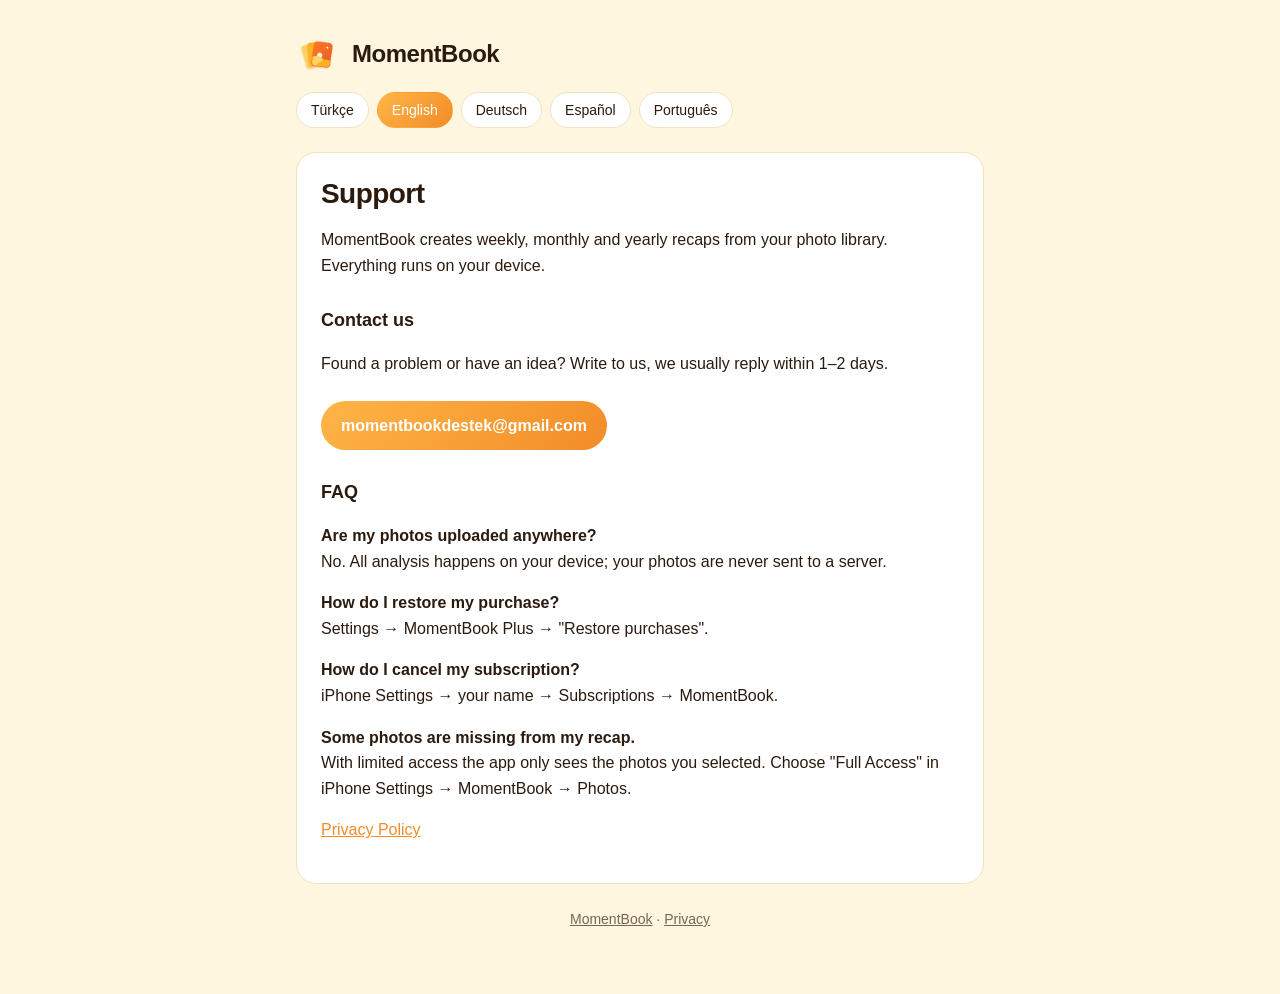
<file: index.html>
<!doctype html>
<html lang="tr">
<head>
<meta charset="utf-8">
<meta name="viewport" content="width=device-width, initial-scale=1">
<title>Destek · MomentBook</title>
<link rel="icon" href="logo.png">
<link rel="stylesheet" href="style.css">
</head>
<body>
<main>
  <header><img src="logo.png" alt=""><span class="brand">MomentBook</span></header>
  <nav class="langs">
    <button data-set="tr">Türkçe</button><button data-set="en">English</button><button data-set="de">Deutsch</button><button data-set="es">Español</button><button data-set="pt">Português</button>
  </nav>

  <article class="card" data-lang="tr">
    <h1>Destek</h1>
    <p>MomentBook, galerinden haftalık, aylık ve yıllık özetler oluşturur. Her şey cihazında çalışır.</p>
    <h2>Bize ulaş</h2>
    <p>Bir sorun mu var, öneri mi? Bize yaz, genellikle 1–2 gün içinde dönüyoruz.</p>
    <a class="mail" href="mailto:momentbookdestek@gmail.com">momentbookdestek@gmail.com</a>
    <h2>Sık sorulanlar</h2>
    <p><strong>Fotoğraflarım bir yere yükleniyor mu?</strong><br>Hayır. Tüm analiz cihazında yapılır, fotoğrafların hiçbir sunucuya gönderilmez.</p>
    <p><strong>Satın alımımı nasıl geri yüklerim?</strong><br>Ayarlar → MomentBook Plus → "Satın alımları geri yükle".</p>
    <p><strong>Aboneliğimi nasıl iptal ederim?</strong><br>iPhone Ayarlar → adın → Abonelikler → MomentBook.</p>
    <p><strong>Bazı fotoğraflar özette görünmüyor.</strong><br>Sınırlı erişim verdiysen uygulama yalnızca seçtiğin fotoğrafları görür. iPhone Ayarlar → MomentBook → Fotoğraflar'dan "Tam Erişim"i seçebilirsin.</p>
    <p><a href="privacy.html?lang=tr">Gizlilik Politikası</a></p>
  </article>

  <article class="card" data-lang="en">
    <h1>Support</h1>
    <p>MomentBook creates weekly, monthly and yearly recaps from your photo library. Everything runs on your device.</p>
    <h2>Contact us</h2>
    <p>Found a problem or have an idea? Write to us, we usually reply within 1–2 days.</p>
    <a class="mail" href="mailto:momentbookdestek@gmail.com">momentbookdestek@gmail.com</a>
    <h2>FAQ</h2>
    <p><strong>Are my photos uploaded anywhere?</strong><br>No. All analysis happens on your device; your photos are never sent to a server.</p>
    <p><strong>How do I restore my purchase?</strong><br>Settings → MomentBook Plus → "Restore purchases".</p>
    <p><strong>How do I cancel my subscription?</strong><br>iPhone Settings → your name → Subscriptions → MomentBook.</p>
    <p><strong>Some photos are missing from my recap.</strong><br>With limited access the app only sees the photos you selected. Choose "Full Access" in iPhone Settings → MomentBook → Photos.</p>
    <p><a href="privacy.html?lang=en">Privacy Policy</a></p>
  </article>

  <article class="card" data-lang="de">
    <h1>Support</h1>
    <p>MomentBook erstellt aus deiner Fotomediathek Wochen-, Monats- und Jahresrückblicke. Alles läuft auf deinem Gerät.</p>
    <h2>Kontakt</h2>
    <p>Ein Problem oder eine Idee? Schreib uns, wir antworten meist innerhalb von 1–2 Tagen.</p>
    <a class="mail" href="mailto:momentbookdestek@gmail.com">momentbookdestek@gmail.com</a>
    <h2>Häufige Fragen</h2>
    <p><strong>Werden meine Fotos irgendwo hochgeladen?</strong><br>Nein. Alle Analysen finden auf deinem Gerät statt; deine Fotos werden nie an einen Server gesendet.</p>
    <p><strong>Wie stelle ich meinen Kauf wieder her?</strong><br>Einstellungen → MomentBook Plus → „Käufe wiederherstellen“.</p>
    <p><strong>Wie kündige ich mein Abo?</strong><br>iPhone-Einstellungen → dein Name → Abonnements → MomentBook.</p>
    <p><strong>Einige Fotos fehlen im Rückblick.</strong><br>Bei eingeschränktem Zugriff sieht die App nur die ausgewählten Fotos. Wähle „Voller Zugriff“ unter iPhone-Einstellungen → MomentBook → Fotos.</p>
    <p><a href="privacy.html?lang=de">Datenschutzerklärung</a></p>
  </article>

  <article class="card" data-lang="es">
    <h1>Soporte</h1>
    <p>MomentBook crea resúmenes semanales, mensuales y anuales a partir de tu fototeca. Todo funciona en tu dispositivo.</p>
    <h2>Contáctanos</h2>
    <p>¿Un problema o una idea? Escríbenos, solemos responder en 1–2 días.</p>
    <a class="mail" href="mailto:momentbookdestek@gmail.com">momentbookdestek@gmail.com</a>
    <h2>Preguntas frecuentes</h2>
    <p><strong>¿Se suben mis fotos a algún sitio?</strong><br>No. Todo el análisis se hace en tu dispositivo; tus fotos nunca se envían a un servidor.</p>
    <p><strong>¿Cómo restauro mi compra?</strong><br>Ajustes → MomentBook Plus → «Restaurar compras».</p>
    <p><strong>¿Cómo cancelo mi suscripción?</strong><br>Ajustes del iPhone → tu nombre → Suscripciones → MomentBook.</p>
    <p><strong>Faltan algunas fotos en mi resumen.</strong><br>Con acceso limitado, la app solo ve las fotos que elegiste. Elige «Acceso completo» en Ajustes del iPhone → MomentBook → Fotos.</p>
    <p><a href="privacy.html?lang=es">Política de privacidad</a></p>
  </article>

  <article class="card" data-lang="pt">
    <h1>Suporte</h1>
    <p>O MomentBook cria retrospectivas semanais, mensais e anuais a partir da sua galeria. Tudo funciona no seu aparelho.</p>
    <h2>Fale conosco</h2>
    <p>Encontrou um problema ou tem uma ideia? Escreva para nós, costumamos responder em 1–2 dias.</p>
    <a class="mail" href="mailto:momentbookdestek@gmail.com">momentbookdestek@gmail.com</a>
    <h2>Perguntas frequentes</h2>
    <p><strong>Minhas fotos são enviadas para algum lugar?</strong><br>Não. Toda a análise acontece no seu aparelho; suas fotos nunca são enviadas a um servidor.</p>
    <p><strong>Como restauro minha compra?</strong><br>Ajustes → MomentBook Plus → "Restaurar compras".</p>
    <p><strong>Como cancelo minha assinatura?</strong><br>Ajustes do iPhone → seu nome → Assinaturas → MomentBook.</p>
    <p><strong>Algumas fotos não aparecem na retrospectiva.</strong><br>Com acesso limitado, o app vê apenas as fotos que você escolheu. Selecione "Acesso Total" em Ajustes do iPhone → MomentBook → Fotos.</p>
    <p><a href="privacy.html?lang=pt">Política de Privacidade</a></p>
  </article>

  <footer><a href="./">MomentBook</a> · <a href="privacy.html">Privacy</a></footer>
</main>
<script src="lang.js"></script>
</body>
</html>
</file>
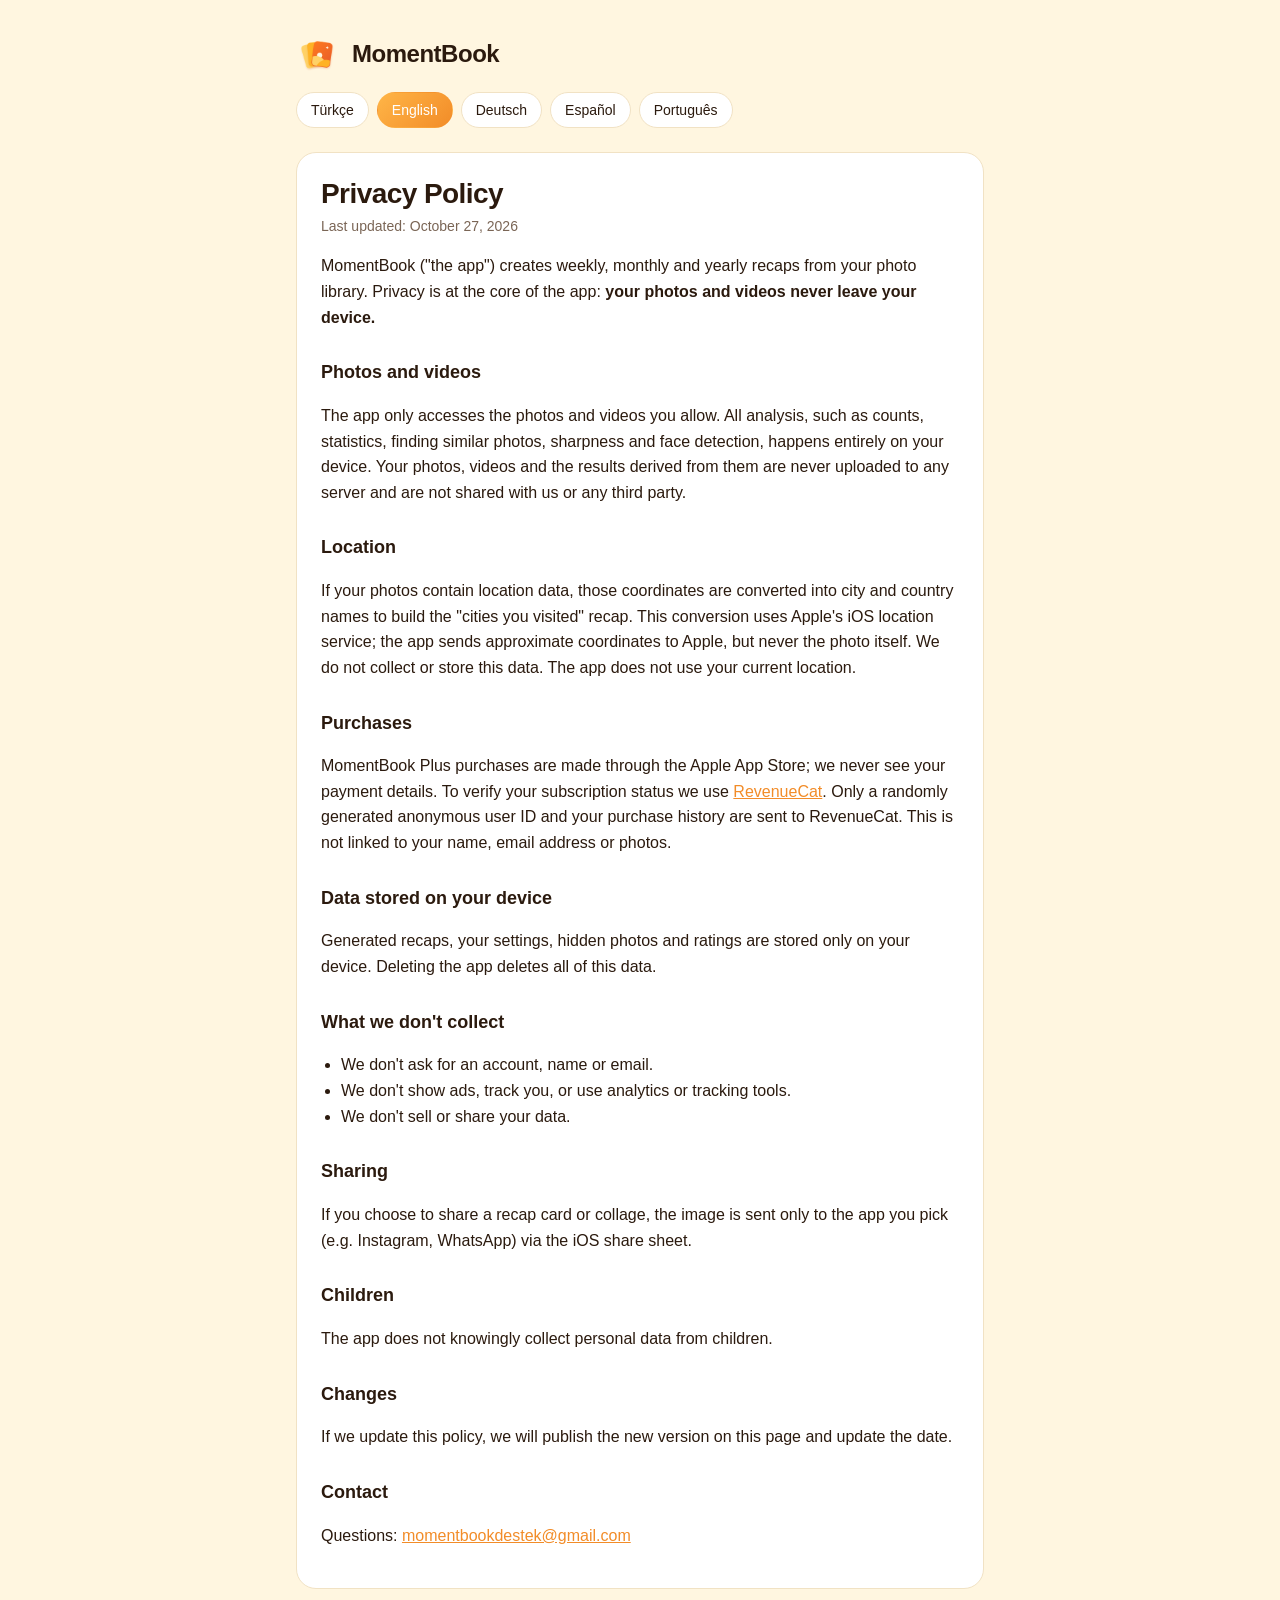
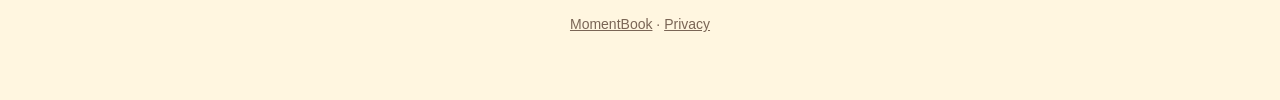
<file: privacy.html>
<!doctype html>
<html lang="tr">
<head>
<meta charset="utf-8">
<meta name="viewport" content="width=device-width, initial-scale=1">
<title>Gizlilik Politikası · MomentBook</title>
<link rel="icon" href="logo.png">
<link rel="stylesheet" href="style.css">
</head>
<body>
<main>
  <header><img src="logo.png" alt=""><span class="brand">MomentBook</span></header>
  <nav class="langs">
    <button data-set="tr">Türkçe</button><button data-set="en">English</button><button data-set="de">Deutsch</button><button data-set="es">Español</button><button data-set="pt">Português</button>
  </nav>

  <article class="card" data-lang="tr">
    <h1>Gizlilik Politikası</h1>
    <p class="updated">Son güncelleme: 27 Ekim 2026</p>
    <p>MomentBook ("uygulama"), fotoğraf galerinden haftalık, aylık ve yıllık özetler oluşturur. Gizliliğin uygulamanın temelidir: <strong>fotoğrafların ve videoların cihazından hiçbir zaman çıkmaz.</strong></p>
    <h2>Fotoğraflar ve videolar</h2>
    <p>Uygulama, yalnızca izin verdiğin fotoğraf ve videolara erişir. Sayım, istatistik, benzer fotoğraf bulma, netlik ve yüz algılama gibi tüm analizler tamamen cihazında yapılır. Fotoğrafların, videoların ya da bunlardan elde edilen sonuçlar hiçbir sunucuya yüklenmez, bizimle veya üçüncü taraflarla paylaşılmaz.</p>
    <h2>Konum</h2>
    <p>Fotoğraflarında konum bilgisi varsa, "gezdiğin şehirler" özetini oluşturmak için bu koordinatlar şehir ve ülke adına çevrilir. Bu çeviri Apple'ın iOS konum hizmeti üzerinden yapılır; uygulama bu sırada yaklaşık koordinatları Apple'a iletir, ancak fotoğrafın kendisini göndermez. Biz bu verileri toplamayız ve saklamayız. Uygulama, anlık konumunu kullanmaz.</p>
    <h2>Satın almalar</h2>
    <p>MomentBook Plus satın alımları Apple App Store üzerinden yapılır; ödeme bilgilerini biz görmeyiz. Aboneliğinin durumunu doğrulamak için <a href="https://www.revenuecat.com/privacy">RevenueCat</a> hizmetini kullanırız. RevenueCat'e yalnızca rastgele oluşturulmuş anonim bir kullanıcı kimliği ile satın alma geçmişi iletilir. Bu bilgi adınla, e-posta adresinle veya fotoğraflarınla ilişkilendirilmez.</p>
    <h2>Cihazda saklanan veriler</h2>
    <p>Oluşturulan özetler, ayarların, gizlediğin fotoğraflar ve puanların yalnızca cihazında saklanır. Uygulamayı sildiğinde bu verilerin tamamı silinir.</p>
    <h2>Toplamadığımız veriler</h2>
    <ul>
      <li>Hesap, ad veya e-posta istemeyiz.</li>
      <li>Reklam göstermeyiz, seni takip etmeyiz, analitik veya izleme araçları kullanmayız.</li>
      <li>Verilerini satmayız veya paylaşmayız.</li>
    </ul>
    <h2>Paylaşım</h2>
    <p>Bir özet kartını veya kolajı paylaşmayı seçersen, görsel yalnızca senin seçtiğin uygulamaya (ör. Instagram, WhatsApp) iOS paylaşım menüsü üzerinden gönderilir.</p>
    <h2>Çocuklar</h2>
    <p>Uygulama çocuklardan bilerek kişisel veri toplamaz.</p>
    <h2>Değişiklikler</h2>
    <p>Bu politikayı güncellersek, yeni sürümü bu sayfada yayınlar ve tarihi güncelleriz.</p>
    <h2>İletişim</h2>
    <p>Sorularınız için: <a href="mailto:momentbookdestek@gmail.com">momentbookdestek@gmail.com</a></p>
  </article>

  <article class="card" data-lang="en">
    <h1>Privacy Policy</h1>
    <p class="updated">Last updated: October 27, 2026</p>
    <p>MomentBook ("the app") creates weekly, monthly and yearly recaps from your photo library. Privacy is at the core of the app: <strong>your photos and videos never leave your device.</strong></p>
    <h2>Photos and videos</h2>
    <p>The app only accesses the photos and videos you allow. All analysis, such as counts, statistics, finding similar photos, sharpness and face detection, happens entirely on your device. Your photos, videos and the results derived from them are never uploaded to any server and are not shared with us or any third party.</p>
    <h2>Location</h2>
    <p>If your photos contain location data, those coordinates are converted into city and country names to build the "cities you visited" recap. This conversion uses Apple's iOS location service; the app sends approximate coordinates to Apple, but never the photo itself. We do not collect or store this data. The app does not use your current location.</p>
    <h2>Purchases</h2>
    <p>MomentBook Plus purchases are made through the Apple App Store; we never see your payment details. To verify your subscription status we use <a href="https://www.revenuecat.com/privacy">RevenueCat</a>. Only a randomly generated anonymous user ID and your purchase history are sent to RevenueCat. This is not linked to your name, email address or photos.</p>
    <h2>Data stored on your device</h2>
    <p>Generated recaps, your settings, hidden photos and ratings are stored only on your device. Deleting the app deletes all of this data.</p>
    <h2>What we don't collect</h2>
    <ul>
      <li>We don't ask for an account, name or email.</li>
      <li>We don't show ads, track you, or use analytics or tracking tools.</li>
      <li>We don't sell or share your data.</li>
    </ul>
    <h2>Sharing</h2>
    <p>If you choose to share a recap card or collage, the image is sent only to the app you pick (e.g. Instagram, WhatsApp) via the iOS share sheet.</p>
    <h2>Children</h2>
    <p>The app does not knowingly collect personal data from children.</p>
    <h2>Changes</h2>
    <p>If we update this policy, we will publish the new version on this page and update the date.</p>
    <h2>Contact</h2>
    <p>Questions: <a href="mailto:momentbookdestek@gmail.com">momentbookdestek@gmail.com</a></p>
  </article>

  <article class="card" data-lang="de">
    <h1>Datenschutzerklärung</h1>
    <p class="updated">Zuletzt aktualisiert: 27. Oktober 2026</p>
    <p>MomentBook („die App“) erstellt aus deiner Fotomediathek Wochen-, Monats- und Jahresrückblicke. Datenschutz steht im Mittelpunkt: <strong>Deine Fotos und Videos verlassen niemals dein Gerät.</strong></p>
    <h2>Fotos und Videos</h2>
    <p>Die App greift nur auf die Fotos und Videos zu, die du freigibst. Alle Analysen wie Zählungen, Statistiken, das Finden ähnlicher Fotos, Schärfe- und Gesichtserkennung finden vollständig auf deinem Gerät statt. Deine Fotos, Videos und daraus abgeleitete Ergebnisse werden niemals auf einen Server hochgeladen und weder mit uns noch mit Dritten geteilt.</p>
    <h2>Standort</h2>
    <p>Enthalten deine Fotos Standortdaten, werden diese Koordinaten für den Rückblick „Besuchte Städte“ in Stadt- und Ländernamen umgewandelt. Dafür wird der iOS-Ortungsdienst von Apple genutzt; die App sendet dabei ungefähre Koordinaten an Apple, aber niemals das Foto selbst. Wir erheben oder speichern diese Daten nicht. Die App verwendet deinen aktuellen Standort nicht.</p>
    <h2>Käufe</h2>
    <p>Käufe von MomentBook Plus erfolgen über den Apple App Store; deine Zahlungsdaten sehen wir nie. Zur Prüfung deines Abostatus nutzen wir <a href="https://www.revenuecat.com/privacy">RevenueCat</a>. An RevenueCat werden nur eine zufällig erzeugte anonyme Nutzer-ID und dein Kaufverlauf übermittelt. Diese Daten sind nicht mit deinem Namen, deiner E-Mail-Adresse oder deinen Fotos verknüpft.</p>
    <h2>Auf deinem Gerät gespeicherte Daten</h2>
    <p>Erstellte Rückblicke, Einstellungen, ausgeblendete Fotos und Bewertungen werden nur auf deinem Gerät gespeichert. Wenn du die App löschst, werden alle diese Daten gelöscht.</p>
    <h2>Was wir nicht erheben</h2>
    <ul>
      <li>Wir verlangen kein Konto, keinen Namen und keine E-Mail-Adresse.</li>
      <li>Wir zeigen keine Werbung, verfolgen dich nicht und nutzen keine Analyse- oder Tracking-Tools.</li>
      <li>Wir verkaufen oder teilen deine Daten nicht.</li>
    </ul>
    <h2>Teilen</h2>
    <p>Wenn du eine Rückblickkarte oder Collage teilst, wird das Bild über das iOS-Teilen-Menü nur an die von dir gewählte App (z. B. Instagram, WhatsApp) gesendet.</p>
    <h2>Kinder</h2>
    <p>Die App erhebt wissentlich keine personenbezogenen Daten von Kindern.</p>
    <h2>Änderungen</h2>
    <p>Wenn wir diese Erklärung aktualisieren, veröffentlichen wir die neue Version auf dieser Seite und passen das Datum an.</p>
    <h2>Kontakt</h2>
    <p>Fragen: <a href="mailto:momentbookdestek@gmail.com">momentbookdestek@gmail.com</a></p>
  </article>

  <article class="card" data-lang="es">
    <h1>Política de privacidad</h1>
    <p class="updated">Última actualización: 27 de octubre de 2026</p>
    <p>MomentBook («la app») crea resúmenes semanales, mensuales y anuales a partir de tu fototeca. La privacidad es la base de la app: <strong>tus fotos y vídeos nunca salen de tu dispositivo.</strong></p>
    <h2>Fotos y vídeos</h2>
    <p>La app solo accede a las fotos y vídeos que permites. Todo el análisis, como recuentos, estadísticas, búsqueda de fotos similares, nitidez y detección de caras, se realiza completamente en tu dispositivo. Tus fotos, vídeos y los resultados obtenidos de ellos nunca se suben a ningún servidor ni se comparten con nosotros ni con terceros.</p>
    <h2>Ubicación</h2>
    <p>Si tus fotos contienen datos de ubicación, esas coordenadas se convierten en nombres de ciudades y países para crear el resumen «ciudades que visitaste». Esta conversión usa el servicio de ubicación de iOS de Apple; la app envía coordenadas aproximadas a Apple, pero nunca la foto. No recopilamos ni almacenamos estos datos. La app no usa tu ubicación actual.</p>
    <h2>Compras</h2>
    <p>Las compras de MomentBook Plus se realizan a través del App Store de Apple; nunca vemos tus datos de pago. Para verificar el estado de tu suscripción usamos <a href="https://www.revenuecat.com/privacy">RevenueCat</a>. Solo se envían a RevenueCat un identificador de usuario anónimo generado al azar y tu historial de compras. No se vinculan con tu nombre, correo electrónico ni fotos.</p>
    <h2>Datos guardados en tu dispositivo</h2>
    <p>Los resúmenes creados, tus ajustes, las fotos ocultas y las valoraciones se guardan solo en tu dispositivo. Al eliminar la app se borran todos estos datos.</p>
    <h2>Lo que no recopilamos</h2>
    <ul>
      <li>No pedimos cuenta, nombre ni correo electrónico.</li>
      <li>No mostramos anuncios, no te rastreamos ni usamos herramientas de analítica o seguimiento.</li>
      <li>No vendemos ni compartimos tus datos.</li>
    </ul>
    <h2>Compartir</h2>
    <p>Si decides compartir una tarjeta de resumen o un collage, la imagen se envía solo a la app que elijas (p. ej., Instagram, WhatsApp) mediante el menú de compartir de iOS.</p>
    <h2>Menores</h2>
    <p>La app no recopila a sabiendas datos personales de menores.</p>
    <h2>Cambios</h2>
    <p>Si actualizamos esta política, publicaremos la nueva versión en esta página y actualizaremos la fecha.</p>
    <h2>Contacto</h2>
    <p>Preguntas: <a href="mailto:momentbookdestek@gmail.com">momentbookdestek@gmail.com</a></p>
  </article>

  <article class="card" data-lang="pt">
    <h1>Política de Privacidade</h1>
    <p class="updated">Última atualização: 27 de outubro de 2026</p>
    <p>O MomentBook ("o app") cria retrospectivas semanais, mensais e anuais a partir da sua galeria de fotos. A privacidade está no centro do app: <strong>suas fotos e vídeos nunca saem do seu aparelho.</strong></p>
    <h2>Fotos e vídeos</h2>
    <p>O app acessa apenas as fotos e vídeos que você permitir. Toda a análise, como contagens, estatísticas, busca de fotos parecidas, nitidez e detecção de rostos, acontece totalmente no seu aparelho. Suas fotos, vídeos e os resultados obtidos deles nunca são enviados a nenhum servidor nem compartilhados conosco ou com terceiros.</p>
    <h2>Localização</h2>
    <p>Se suas fotos tiverem dados de localização, essas coordenadas são convertidas em nomes de cidades e países para criar a retrospectiva "cidades que você visitou". Essa conversão usa o serviço de localização do iOS da Apple; o app envia coordenadas aproximadas à Apple, mas nunca a foto. Não coletamos nem armazenamos esses dados. O app não usa sua localização atual.</p>
    <h2>Compras</h2>
    <p>As compras do MomentBook Plus são feitas pela App Store da Apple; nunca vemos seus dados de pagamento. Para verificar o status da sua assinatura usamos o <a href="https://www.revenuecat.com/privacy">RevenueCat</a>. Apenas um ID de usuário anônimo gerado aleatoriamente e seu histórico de compras são enviados ao RevenueCat. Isso não é vinculado ao seu nome, e-mail ou fotos.</p>
    <h2>Dados armazenados no seu aparelho</h2>
    <p>Retrospectivas criadas, suas configurações, fotos ocultas e avaliações ficam armazenadas apenas no seu aparelho. Ao excluir o app, todos esses dados são apagados.</p>
    <h2>O que não coletamos</h2>
    <ul>
      <li>Não pedimos conta, nome nem e-mail.</li>
      <li>Não exibimos anúncios, não rastreamos você nem usamos ferramentas de análise ou rastreamento.</li>
      <li>Não vendemos nem compartilhamos seus dados.</li>
    </ul>
    <h2>Compartilhamento</h2>
    <p>Se você escolher compartilhar um card de retrospectiva ou uma colagem, a imagem é enviada apenas ao app que você escolher (ex.: Instagram, WhatsApp) pelo menu de compartilhamento do iOS.</p>
    <h2>Crianças</h2>
    <p>O app não coleta intencionalmente dados pessoais de crianças.</p>
    <h2>Alterações</h2>
    <p>Se atualizarmos esta política, publicaremos a nova versão nesta página e atualizaremos a data.</p>
    <h2>Contato</h2>
    <p>Dúvidas: <a href="mailto:momentbookdestek@gmail.com">momentbookdestek@gmail.com</a></p>
  </article>

  <footer><a href="./">MomentBook</a> · <a href="privacy.html">Privacy</a></footer>
</main>
<script src="lang.js"></script>
</body>
</html>
</file>
<file: style.css>
:root {
  --bg: #FFF6E0;
  --card: #FFFFFF;
  --ink: #2B1A0E;
  --muted: #7A6555;
  --accent: #F28C28;
  --accent-2: #FFB547;
  --line: #F1E2C4;
}
@media (prefers-color-scheme: dark) {
  :root {
    --bg: #1A120B;
    --card: #261A10;
    --ink: #FBEFDD;
    --muted: #C3AE98;
    --line: #3A2A1B;
  }
}
* { box-sizing: border-box; }
body {
  margin: 0;
  background: var(--bg);
  color: var(--ink);
  font: 16px/1.6 -apple-system, BlinkMacSystemFont, "Segoe UI", Roboto, Helvetica, Arial, sans-serif;
}
main { max-width: 720px; margin: 0 auto; padding: 32px 16px 64px; }
header { display: flex; align-items: center; gap: 12px; margin-bottom: 8px; }
header img { width: 44px; height: 44px; border-radius: 12px; }
header .brand { font-size: 24px; font-weight: 800; letter-spacing: -0.02em; }
nav.langs { display: flex; flex-wrap: wrap; gap: 8px; margin: 16px 0 24px; }
nav.langs button {
  border: 1px solid var(--line); background: var(--card); color: var(--ink);
  padding: 6px 14px; border-radius: 999px; font: inherit; font-size: 14px; cursor: pointer;
}
nav.langs button[aria-pressed="true"] {
  background: linear-gradient(135deg, var(--accent-2), var(--accent)); color: #fff; border-color: transparent;
}
.card { background: var(--card); border: 1px solid var(--line); border-radius: 20px; padding: 24px; }
h1 { font-size: 28px; line-height: 1.2; margin: 0 0 4px; letter-spacing: -0.02em; }
h2 { font-size: 18px; margin: 28px 0 6px; }
.updated { color: var(--muted); font-size: 14px; margin: 0 0 16px; }
a { color: var(--accent); }
ul { padding-left: 20px; }
.mail {
  display: inline-block; margin-top: 8px; padding: 12px 20px; border-radius: 999px; color: #fff;
  background: linear-gradient(135deg, var(--accent-2), var(--accent)); text-decoration: none; font-weight: 700;
}
footer { margin-top: 24px; color: var(--muted); font-size: 14px; text-align: center; }
footer a { color: var(--muted); }
[data-lang] { display: none; }
[data-lang].active { display: block; }
</file>
